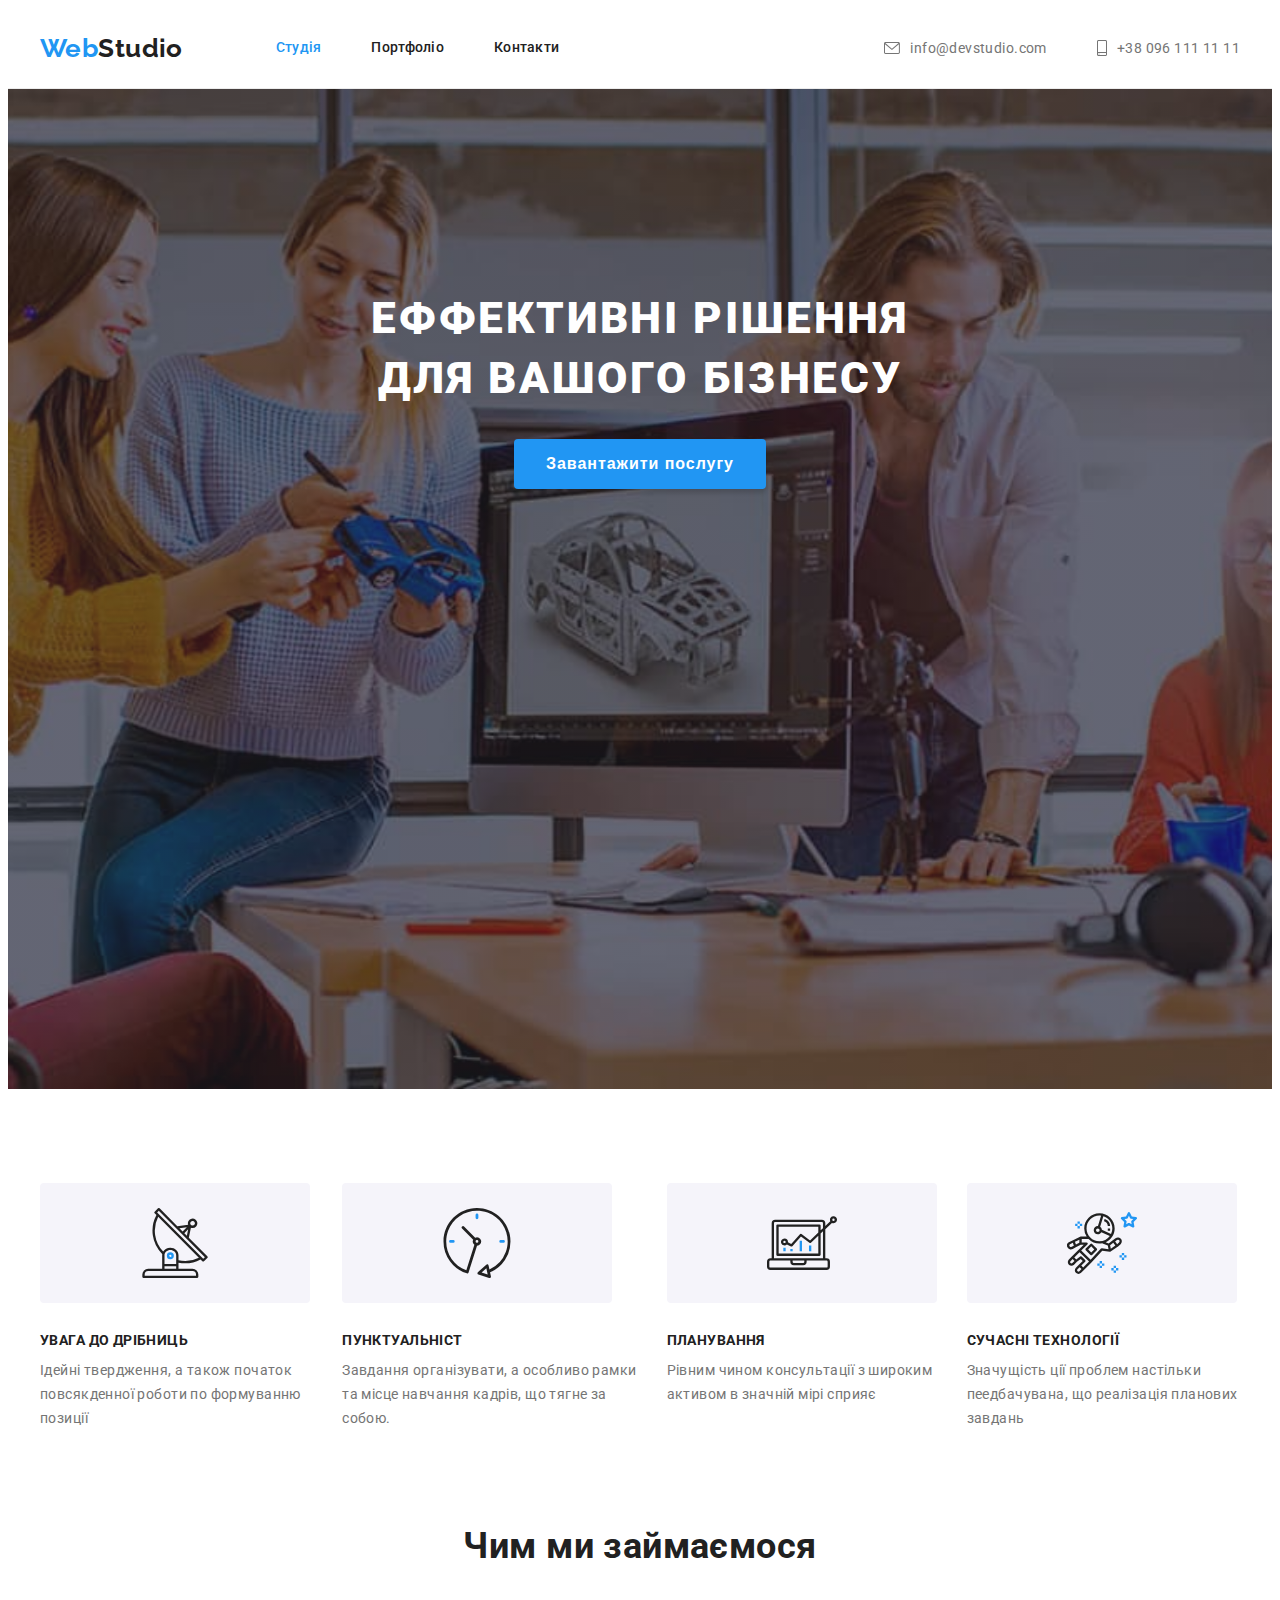
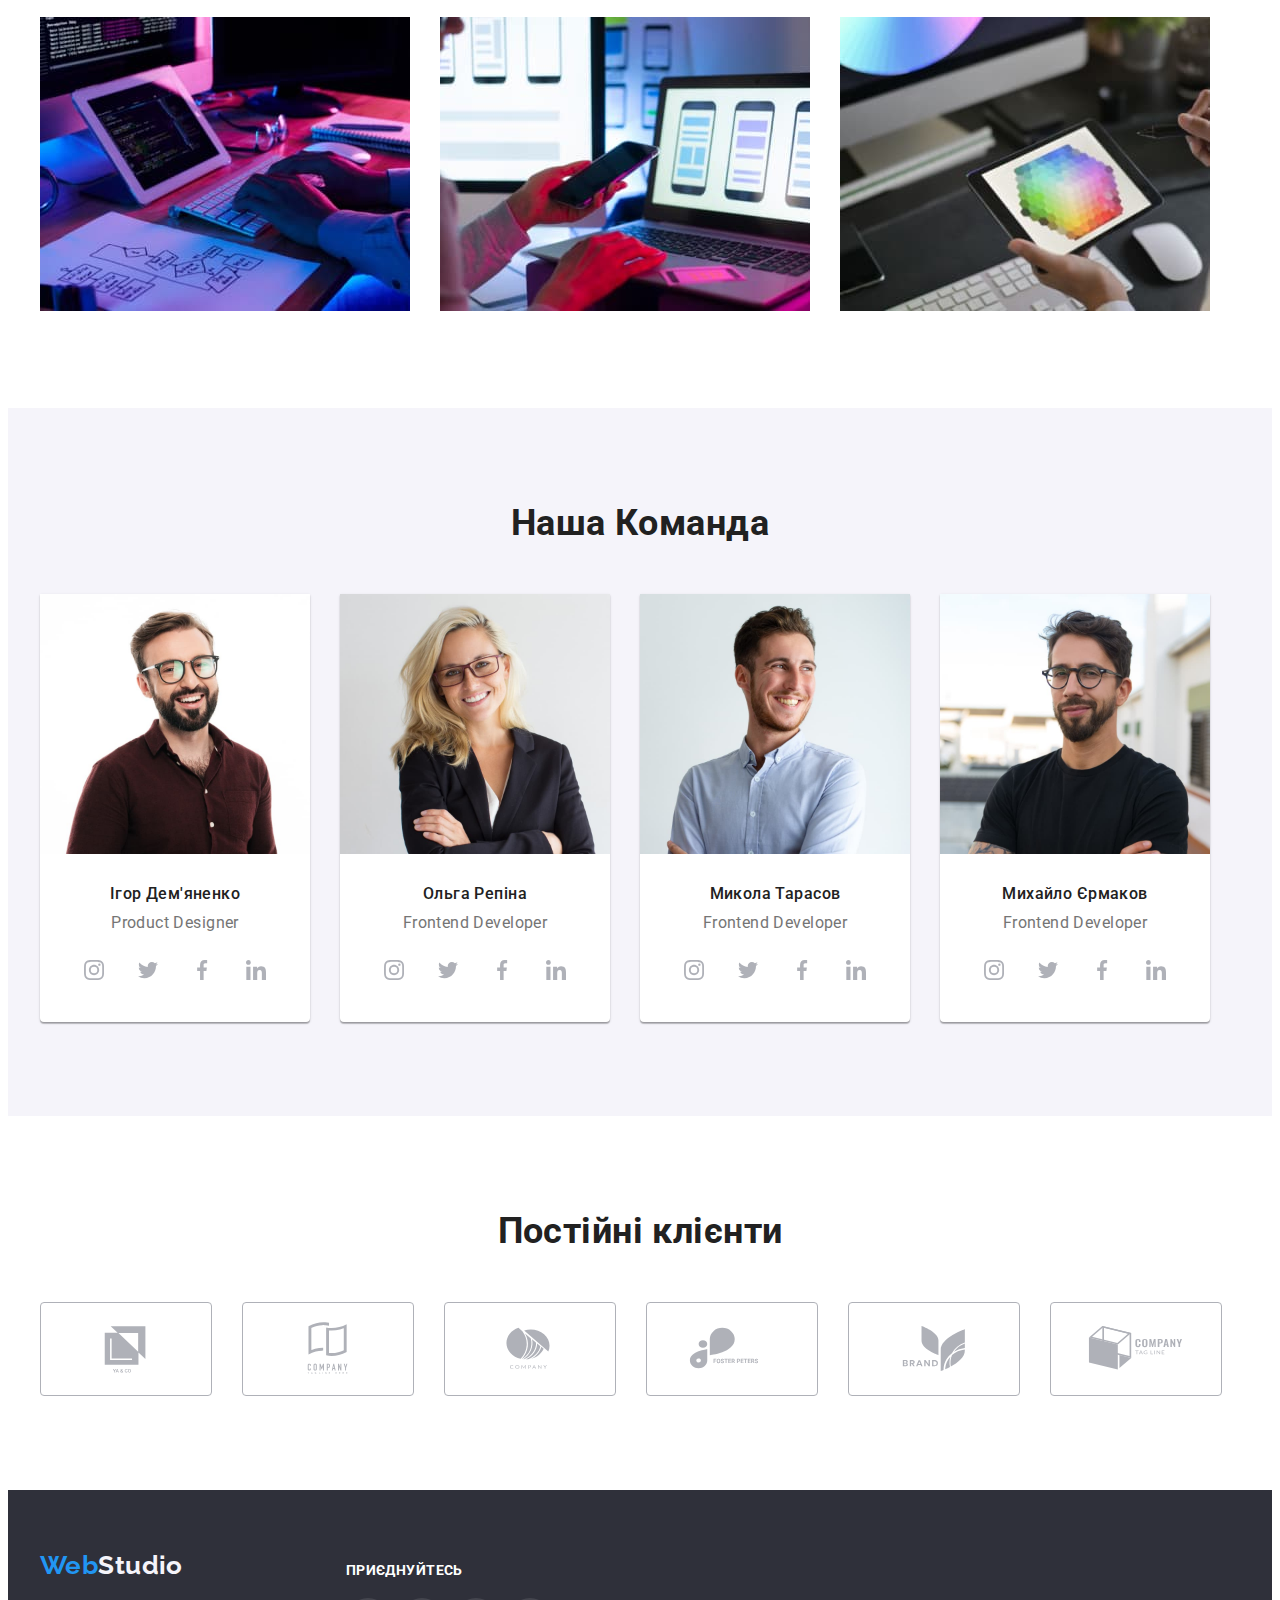
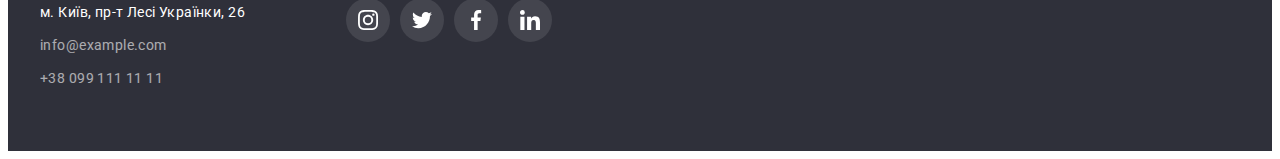
<file: index.html>
<!DOCTYPE html>
<html lang="uk">
  <head>
    <meta charset="UTF-8" />
    <meta http-equiv="X-UA-Compatible" content="IE=edge" />
    <meta name="viewport" content="width=device-width, initial-scale=1.0" />

    <title>HW4</title>
    <link rel="preconnect" href="https://fonts.googleapis.com" />
    <link rel="preconnect" href="https://fonts.gstatic.com" crossorigin />
    <link
      href="https://fonts.googleapis.com/css2?family=Raleway:wght@700&family=Roboto:wght@400;500;700;900&display=swap"
      rel="stylesheet"
    />
    <link
      rel="stylesheet"
      href="https://cdnjs.cloudflare.com/ajax/libs/modern-normalize/1.1.0/modern-normalize.min.css"
      integrity="sha512-wpPYUAdjBVSE4KJnH1VR1HeZfpl1ub8YT/NKx4PuQ5NmX2tKuGu6U/JRp5y+Y8XG2tV+wKQpNHVUX03MfMFn9Q=="
      crossorigin="anonymous"
      referrerpolicy="no-referrer"
    />
    <link rel="stylesheet" href="./css/style.css" />
  </head>
  <body>
    <header class="header">
      <div class="container">
        <nav class="nav">
          <a href="#" class="logo"
            >Web<span class="logo-studio">Studio</span></a
          >
          <ul class="link page">
            <li>
              <a href="#" class="item current"> Студія </a>
            </li>
            <li>
              <a href="./portfolio.html" class="item"> Портфоліо </a>
            </li>
            <li>
              <a href="" class="item"> Контакти </a>
            </li>
          </ul>
        </nav>
        <ul class="contact link">
          <li>
            <a href="mailto:info@devstudio.com" class="item">
              <svg class="icon svg envelope">
                <use
                  class="item-advantage"
                  href="./image/svg/symbol.svg#envelope-header"
                ></use>
              </svg>
              <span>info@devstudio.com</span>
            </a>
          </li>
          <li>
            <a href="tel:+380961111111" class="item">
              <svg class="icon svg phone">
                <use
                  class="item-advantage"
                  href="./image/svg/symbol.svg#smartphone-header"
                ></use>
              </svg>
              <span>+38 096 111 11 11</span>
            </a>
          </li>
        </ul>
      </div>
    </header>
    <main>
      <section class="hero">
        <div class="container">
          <h1 class="title">
            Еффективні рішення <br />
            для вашого бізнесу
          </h1>
          <button class="button hero-button" type="button">
            Завантажити послугу
          </button>
        </div>
      </section>
      <section class="section section-advantage">
        <div class="container">
          <h2 class="visually-hidden">Наші переваги</h2>
          <ul class="list-advantage">
            <li>
              <div class="section-svg">
                <svg class="item">
                  <use
                    class="item-advantage"
                    href="./image/svg/symbol.svg#antenna"
                  ></use>
                </svg>
              </div>
              <h3 class="title">Увага до дрібниць</h3>
              <p>
                Ідейні твердження, а також початок повсякденної роботи по
                формуванню позиції
              </p>
            </li>
            <li>
              <div class="section-svg">
                <svg class="item">
                  <use
                    class="item-advantage"
                    href="./image/svg/symbol.svg#clock"
                  ></use>
                </svg>
              </div>
              <h3 class="title">Пунктуальніст</h3>
              <p>
                Завдання організувати, а особливо рамки та місце навчання
                кадрів, що тягне за собою.
              </p>
            </li>
            <li>
              <div class="section-svg">
                <svg class="item">
                  <use href="./image/svg/symbol.svg#diagrama"></use>
                </svg>
              </div>
              <h3 class="title">Планування</h3>
              <p>
                Рівним чином консультації з широким активом в значній мірі
                сприяє
              </p>
            </li>
            <li>
              <div class="section-svg">
                <svg class="item">
                  <use
                    class="item-advantage"
                    href="./image/svg/symbol.svg#astronaut"
                  ></use>
                </svg>
              </div>
              <h3 class="title">Сучасні технології</h3>
              <p>
                Значущість ції проблем настільки пеедбачувана, що реалізація
                планових завдань
              </p>
            </li>
          </ul>
        </div>
      </section>
      <section class="section section-what-we-do">
        <div class="container">
          <h2 class="secondary-title">Чим ми займаємося</h2>
          <ul class="list-what-we-do">
            <li>
              <img
                src="image/work1.jpg"
                alt="Планшет з клавіатурою"
                width="370"
                class="imgWhatWeDo"
              />
            </li>
            <li>
              <img
                src="image/work2.jpg"
                alt="телефон і ноут"
                width="370"
                class="imgWhatWeDo"
              />
            </li>
            <li>
              <img
                src="image/work3.jpg"
                alt="підбір кольорів на планшеті"
                width="370"
                class="imgWhatWeDo"
              />
            </li>
          </ul>
        </div>
      </section>
      <section class="section section-our-team">
        <div class="container">
          <h2 class="secondary-title">Наша Команда</h2>
          <ul class="list-our-team">
            <li class="list-item">
              <img
                src="image/team1.jpg"
                alt="фото Ігор Дем'яненко"
                class="team-img"
                width="270"
              />
              <div class="item-profile">
                <h3 class="title">Ігор Дем'яненко</h3>
                <p>Product Designer</p>
                <ul class="social-list">
                  <li>
                    <a class="social-link" href="#">
                      <svg class="social-svg svg">
                        <use href="./image/svg/symbol.svg#instagram"></use>
                      </svg>
                    </a>
                  </li>
                  <li>
                    <a class="social-link" href="#">
                      <svg class="social-svg svg">
                        <use href="./image/svg/symbol.svg#twitter"></use>
                      </svg>
                    </a>
                  </li>
                  <li>
                    <a class="social-link" href="#">
                      <svg class="social-svg svg">
                        <use href="./image/svg/symbol.svg#facebook"></use>
                      </svg>
                    </a>
                  </li>
                  <li>
                    <a class="social-link" href="#">
                      <svg class="social-svg svg">
                        <use href="./image/svg/symbol.svg#linkedin"></use>
                      </svg>
                    </a>
                  </li>
                </ul>
              </div>
            </li>
            <li class="list-item">
              <img
                src="image/team2.jpg"
                alt="фото Ольга Репіна"
                class="team-img"
                width="270"
              />
              <div class="item-profile">
                <h3 class="title">Ольга Репіна</h3>
                <p>Frontend Developer</p>
                <ul class="social-list">
                  <li>
                    <a class="social-link" href="#">
                      <svg class="social-svg svg">
                        <use href="./image/svg/symbol.svg#instagram"></use>
                      </svg>
                    </a>
                  </li>
                  <li>
                    <a class="social-link" href="#">
                      <svg class="social-svg svg">
                        <use href="./image/svg/symbol.svg#twitter"></use>
                      </svg>
                    </a>
                  </li>
                  <li>
                    <a class="social-link" href="#">
                      <svg class="social-svg svg">
                        <use href="./image/svg/symbol.svg#facebook"></use>
                      </svg>
                    </a>
                  </li>
                  <li>
                    <a class="social-link" href="#">
                      <svg class="social-svg svg">
                        <use href="./image/svg/symbol.svg#linkedin"></use>
                      </svg>
                    </a>
                  </li>
                </ul>
              </div>
            </li>
            <li class="list-item">
              <img
                src="image/team3.jpg"
                alt="фото Микола Тарасов"
                class="team-img"
                width="270"
              />
              <div class="item-profile">
                <h3 class="title">Микола Тарасов</h3>
                <p>Frontend Developer</p>
                <ul class="social-list">
                  <li>
                    <a class="social-link" href="#">
                      <svg class="social-svg svg">
                        <use href="./image/svg/symbol.svg#instagram"></use>
                      </svg>
                    </a>
                  </li>
                  <li>
                    <a class="social-link" href="#">
                      <svg class="social-svg svg">
                        <use href="./image/svg/symbol.svg#twitter"></use>
                      </svg>
                    </a>
                  </li>
                  <li>
                    <a class="social-link" href="#">
                      <svg class="social-svg svg">
                        <use href="./image/svg/symbol.svg#facebook"></use>
                      </svg>
                    </a>
                  </li>
                  <li>
                    <a class="social-link" href="#">
                      <svg class="social-svg svg">
                        <use href="./image/svg/symbol.svg#linkedin"></use>
                      </svg>
                    </a>
                  </li>
                </ul>
              </div>
            </li>
            <li class="list-item">
              <img
                src="image/team4.jpg"
                alt="фото Михайло Єрмаков"
                class="team-img"
                width="270"
              />
              <div class="item-profile">
                <h3 class="title">Михайло Єрмаков</h3>
                <p>Frontend Developer</p>
                <ul class="social-list">
                  <li>
                    <a class="social-link" href="#">
                      <svg class="social-svg svg">
                        <use href="./image/svg/symbol.svg#instagram"></use>
                      </svg>
                    </a>
                  </li>
                  <li>
                    <a class="social-link" href="#">
                      <svg class="social-svg svg">
                        <use href="./image/svg/symbol.svg#twitter"></use>
                      </svg>
                    </a>
                  </li>
                  <li>
                    <a class="social-link" href="#">
                      <svg class="social-svg svg">
                        <use href="./image/svg/symbol.svg#facebook"></use>
                      </svg>
                    </a>
                  </li>
                  <li>
                    <a class="social-link" href="#">
                      <svg class="social-svg svg">
                        <use href="./image/svg/symbol.svg#linkedin"></use>
                      </svg>
                    </a>
                  </li>
                </ul>
              </div>
            </li>
          </ul>
        </div>
      </section>
      <section class="section customers">
        <div class="container">
          <h2 class="secondary-title">Постійні клієнти</h2>
          <ul class="customer-list">
            <li class="customer-item">
              <svg class="customer-svg">
                <use href="./image/svg/symbol-defs1.svg#logo1"></use>
              </svg>
            </li>
            <li class="customer-item">
              <svg class="customer-svg">
                <use href="./image/svg/symbol.svg#logo2"></use>
              </svg>
            </li>
            <li class="customer-item">
              <svg class="customer-svg">
                <use href="./image/svg/symbol.svg#logo3"></use>
              </svg>
            </li>
            <li class="customer-item">
              <svg class="customer-svg">
                <use href="./image/svg/symbol.svg#logo4"></use>
              </svg>
            </li>
            <li class="customer-item">
              <svg class="customer-svg">
                <use href="./image/svg/symbol.svg#logo5"></use>
              </svg>
            </li>
            <li class="customer-item">
              <svg class="customer-svg">
                <use href="./image/svg/symbol.svg#logo6"></use>
              </svg>
            </li>
          </ul>
        </div>
      </section>
    </main>
    <footer class="footer">
      <div class="container">
        <div class="footer-contact-block">
          <a href="./index.html" class="logo"
            >Web<span class="logo-studio">Studio</span></a
          >
          <ul class="footer-list">
            <li>
              <address class="item address">
                м. Київ, пр-т Лесі Українки, 26
              </address>
            </li>
            <li>
              <a href="mailto:info@exampleo.com" class="item contact-link">
                info@example.com
              </a>
            </li>
            <li>
              <a href="tel:+380991111111" class="item contact-link">
                +38 099 111 11 11
              </a>
            </li>
          </ul>
        </div>
        <div class="footer-social-block">
          <p class="slogan"><em>Приєднуйтесь</em></p>
          <ul class="social-list">
            <li class="social-list-item">
              <a class="social-link" href="#">
                <svg class="social-svg svg">
                  <use href="./image/svg/symbol.svg#instagram"></use>
                </svg>
              </a>
            </li>
            <li>
              <a class="social-link" href="#">
                <svg class="social-svg svg">
                  <use href="./image/svg/symbol.svg#twitter"></use>
                </svg>
              </a>
            </li>
            <li>
              <a class="social-link" href="#">
                <svg class="social-svg svg">
                  <use href="./image/svg/symbol.svg#facebook"></use>
                </svg>
              </a>
            </li>
            <li>
              <a class="social-link" href="#">
                <svg class="social-svg svg">
                  <use href="./image/svg/symbol.svg#linkedin"></use>
                </svg>
              </a>
            </li>
          </ul>
        </div>
      </div>
    </footer>
  </body>
</html>
</file>
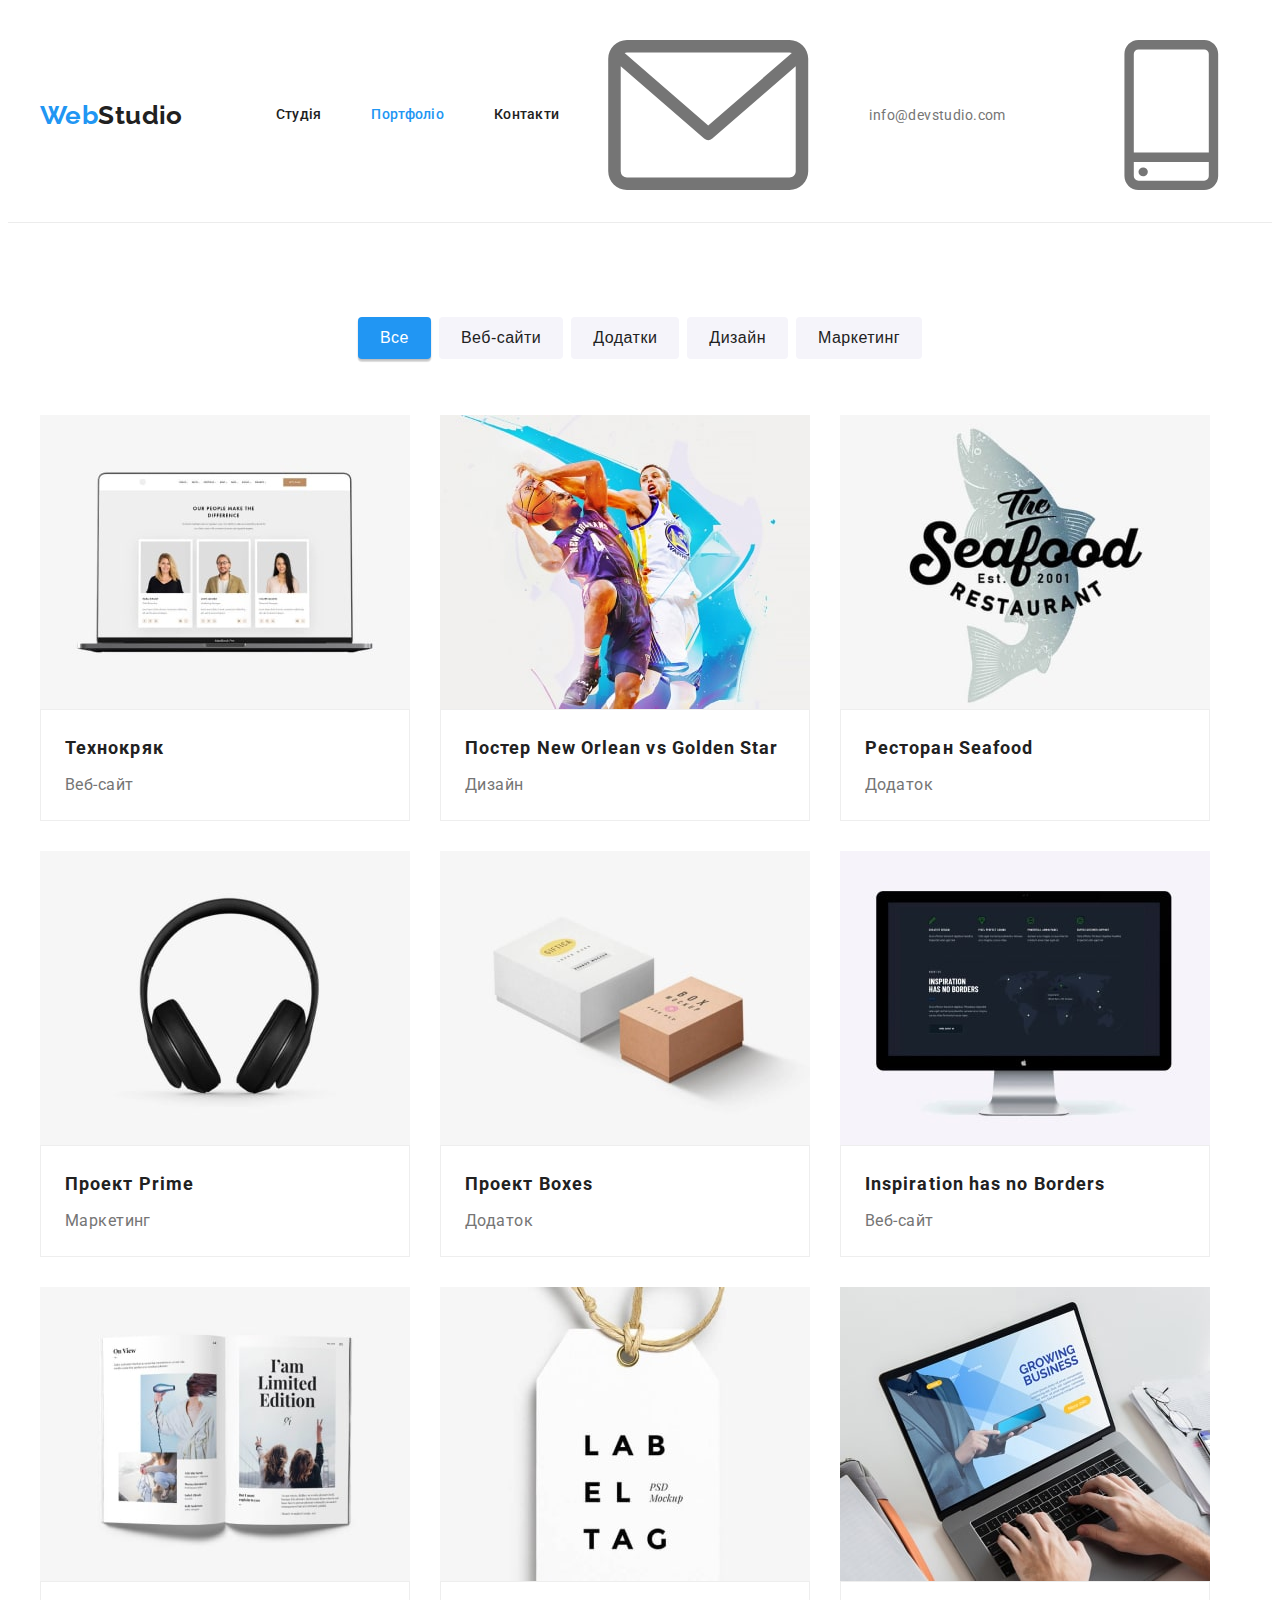
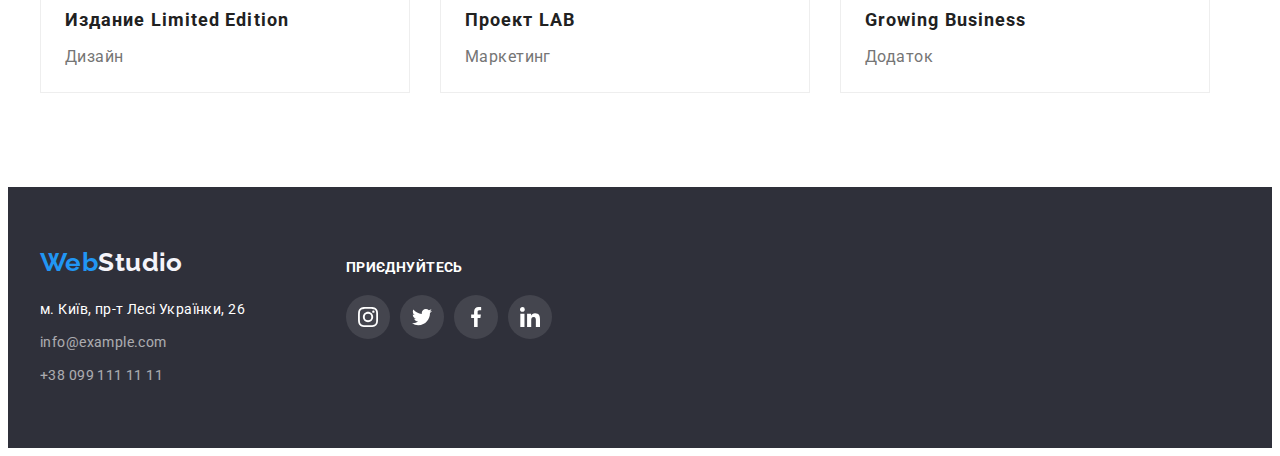
<file: portfolio.html>
<!DOCTYPE html>
<html lang="uk">
<head>
    <meta charset="UTF-8">
    <meta http-equiv="X-UA-Compatible" content="IE=edge">
    <meta name="viewport" content="width=device-width, initial-scale=1.0">
    <title>Portfolio</title>
    <link rel="preconnect" href="https://fonts.googleapis.com">
    <link rel="preconnect" href="https://fonts.gstatic.com" crossorigin>
    <link href="https://fonts.googleapis.com/css2?family=Raleway:wght@700&family=Roboto:wght@400;500;700;900&display=swap"
        rel="stylesheet">
        <link rel="stylesheet" href="https://cdnjs.cloudflare.com/ajax/libs/modern-normalize/1.1.0/modern-normalize.min.css"
            integrity="sha512-wpPYUAdjBVSE4KJnH1VR1HeZfpl1ub8YT/NKx4PuQ5NmX2tKuGu6U/JRp5y+Y8XG2tV+wKQpNHVUX03MfMFn9Q=="
            crossorigin="anonymous" referrerpolicy="no-referrer" />
    <link rel="stylesheet" href="./css/style.css">
</head>
<body>
    
<header class="header">
  <div class="container">
    <nav class="nav">
      <a href="#" class="logo">Web<span class="logo-studio">Studio</span></a>
      <ul class="link page">
        <li>
            <a href="./index.html" class="item "> Студія </a>
        </li>
        <li>
            <a href="#" class="item current"> Портфоліо </a>
        </li>
        <li>
            <a href="" class="item"> Контакти </a>
        </li>
      </ul>
    </nav>
        <ul class="contact link">
          <li>
            <a href="mailto:info@devstudio.com" class="item">
              <svg class="icon svg">
                <use
                  class="item-advantage"
                  href="./image/svg/symbol.svg#envelope-header"
                ></use>
              </svg>
              <span>info@devstudio.com</span>
            </a>
          </li>
          <li>
            <a href="tel:+380961111111" class="item">
              <svg class="icon svg">
                <use
                  class="item-advantage"
                  href="./image/svg/symbol.svg#smartphone-header"
                ></use>
              </svg>
              <span>+38 096 111 11 11</span>
            </a>
        </li>
    </ul>
  </div>
</header>
    <main>
        <section class="section container">
            <ul class="button-list" >
                <li>
                    <button class="button button-portfolio current" type="button">Все</button>
                </li>
                <li>
                    <button class="button button-portfolio" type="button">Веб-сайти</button>
                </li>
                <li>
                    <button class="button button-portfolio" type="button">Додатки</button>
                </li>
                <li>
                    <button class="button button-portfolio" type="button">Дизайн</button>
                </li>
                <li>
                    <button class="button button-portfolio" type="button">Маркетинг</button>
                </li>   
            </ul>
            <h1 class="visually-hidden">Портфоліо</h1>
            <ul class="list portfolio-list">
                <li class="list-item">
                   <a href="#" class="portfolio-list-link item">
                        <img src="./image/portfolio/portfolio1.jpg" alt="ноутбук з проектом" class="portfolio-img"  width="370" height="294">
                        <div class="item-text-box">
                            <h2 class="portfolio-item-title">Технокряк</h2>
                            <p>Веб-сайт</p>
                        </div>
                   </a>
                </li>
                <li class="list-item">
                    <a href="#" class="portfolio-list-link item">
                        <img src="./image/portfolio/portfolio2.jpg" alt="постер команди" class="portfolio-img"  width="370" height="294">
                        <div class="item-text-box">
                            <h2 class="portfolio-item-title">Постер <span lang="en">New Orlean vs Golden Star</span></h2>
                            <p>Дизайн</p>
                        </div>
                    </a>
                </li>
                <li class="list-item">
                    <a href="#" class="portfolio-list-link item">
                        <img src="./image/portfolio/portfolio3.jpg" alt="Емблема ресторана" class="portfolio-img"  width="370" height="294">
                        <div class="item-text-box">
                            <h2 class="portfolio-item-title">Ресторан <span lang="en">Seafood</span></h2>
                            <p>Додаток</p>
                        </div>
                    </a>
                </li>
                <li class="list-item">
                    <a href="#" class="portfolio-list-link item">
                        <img src="./image/portfolio/portfolio4.jpg" alt="навушники"  class="portfolio-img" width="370" height="294">
                        <div class="item-text-box">
                            <h2 class="portfolio-item-title">Проект <span lang="en">Prime</span></h2>
                            <p>Маркетинг</p>
                        </div>
                    </a>
                </li>
                <li class="list-item">
                    <a href="#" class="portfolio-list-link item">
                        <img src="./image/portfolio/portfolio5.jpg" alt="приклади коробок" class="portfolio-img"  width="370" height="294">
                        <div class="item-text-box">
                            <h2 class="portfolio-item-title">Проект <span lang="en">Boxes</span></h2>
                            <p>Додаток</p>
                        </div>
                    </a>
                </li>
                <li class="list-item">
                    <a href="#" class="portfolio-list-link item">
                        <img src="./image/portfolio/portfolio6.jpg" alt="десктоп з проектом" class="portfolio-img"  width="370" height="294">
                        <div class="item-text-box">
                            <h2 class="portfolio-item-title" lang="en">Inspiration has no Borders</h2>
                            <p>Веб-сайт</p>
                        </div>
                    </a>
                </li>
                <li class="list-item">
                    <a href="#" class="portfolio-list-link item">
                        <img src="./image/portfolio/portfolio7.jpg" alt="розгорнутий журнал" class="portfolio-img"  width="370" height="294">
                        <div class="item-text-box">
                            <h2 class="portfolio-item-title">Издание <span lang="en">Limited Edition</span></h2>
                            <p>Дизайн</p>
                        </div>
                    </a>
                </li>
                <li class="list-item">
                    <a href="#" class="portfolio-list-link item">
                        <img src="./image/portfolio/portfolio8.jpg" alt="Бейджик" class="portfolio-img"  width="370" height="294">
                        <div class="item-text-box">
                            <h2 class="portfolio-item-title">Проект <span lang="en">LAB</span></h2>
                            <p>Маркетинг</p>
                        </div>
                    </a>
                </li>
                <li class="list-item">
                    <a href="#" class="portfolio-list-link item">
                        <img src="./image/portfolio/portfolio9.jpg" alt="ноутбук з проектом" class="portfolio-img"  width="370" height="294">
                        <div class="item-text-box">
                            <h2 class="portfolio-item-title" lang="en">Growing Business</h2>
                            <p>Додаток</p>
                        </div>
                    </a>
                </li>
     
            </ul>
        </section>
    </main>
   
    <footer class="footer">
        <div class="container">
          <div class="footer-contact-block">
            <a href="./index.html" class="logo"
              >Web<span class="logo-studio">Studio</span></a
            >
            <ul class="footer-list">
              <li>
                <address class="item address">
                  м. Київ, пр-т Лесі Українки, 26
                </address>
              </li>
              <li>
                <a href="mailto:info@exampleo.com" class="item contact-link">
                  info@example.com
                </a>
              </li>
              <li>
                <a href="tel:+380991111111" class="item contact-link">
                  +38 099 111 11 11
                </a>
              </li>
            </ul>
          </div>
          <div class="footer-social-block">
            <p class="slogan"><em>Приєднуйтесь</em></p>
            <ul class="social-list">
              <li class="social-list-item">
                <a class="social-link" href="#">
                  <svg class="social-svg svg">
                    <use href="./image/svg/symbol.svg#instagram"></use>
                  </svg>
                </a>
              </li>
              <li>
                <a class="social-link" href="#">
                  <svg class="social-svg svg">
                    <use href="./image/svg/symbol.svg#twitter"></use>
                  </svg>
                </a>
              </li>
              <li>
                <a class="social-link" href="#">
                  <svg class="social-svg svg">
                    <use href="./image/svg/symbol.svg#facebook"></use>
                  </svg>
                </a>
              </li>
              <li>
                <a class="social-link" href="#">
                  <svg class="social-svg svg">
                    <use href="./image/svg/symbol.svg#linkedin"></use>
                  </svg>
                </a>
              </li>
            </ul>
          </div>
        </div>
      </footer>

</html>
</file>
<file: css/style.css>
:root {
  /* background-color */
  --primary-bc: #e5e5e5;
  --secondary-bc: #f5f4fa;
  --hero-footer-bc: #2f303a;
  --white-in-progect: #ffffff;

  /* animation color */
  --primary-activ-color: #2196f3;

  /* text color */
  --primary-text-color: #212121;
  --secondary-text-color: #757575;
  --social-link: #afb1b8;
}

h1,
h2,
h3,
p,
ul {
  margin: 0;
  padding: 0;
  border: 0;
  font-size: 100%;
  font-weight: inherit;
}

ul {
  list-style: none;
}

body {
  letter-spacing: 0.03em;
  font-family: "Roboto", sans-serif;
  font-size: 14px;
  color: var(--primary-text-color);
  background-color: var(--white-in-progect);
}

.visually-hidden {
  position: absolute;
  clip: rect(0 0 0 0);
}

.item,
.logo {
  text-decoration: none;
  color: inherit;
}

.container {
  width: 1200px;
  padding-left: 15px;
  padding-right: 15px;
  margin-left: auto;
  margin-right: auto;
}
.section {
  padding-top: 94px;
  padding-bottom: 94px;
}

.header {
  border-bottom: 1px solid #ececec;
}

.header > .container {
  display: flex;
}

.nav,
.header .link {
  display: flex;
  align-items: center;
}

.logo {
  font-family: "Raleway", sans-serif;
  font-weight: 700;
  font-size: 26px;
  line-height: 1.19;
  color: var(--primary-activ-color);
  margin-right: 93px;
}
.nav .logo-studio {
  color: var(--primary-text-color);
}

.nav > .link {
  font-weight: 500;
  font-size: 14px;
  line-height: 1.14;
  letter-spacing: 0.02em;
}

.item.current {
  color: var(--primary-activ-color);
}

.contact.link .item {
  color: var(--secondary-text-color);
}

.contact.link .item,
.link.page .item {
  display: inline-flex;
  padding-top: 32px;
  padding-bottom: 32px;
  align-items: center;
}

.contact.link > :not(:last-child),
.link.page > :not(:last-child) {
  margin-right: 50px;
}

.contact.link {
  margin-left: auto;
}

.svg {
  fill: currentColor;
}

.icon.phone {
  width: 10px;
  height: 16px;
}

.icon.envelope {
  width: 16px;
  height: 12px;
}

.contact.link .icon {
  margin-right: 10px;
}

.header .item:hover,
.header .item:focus,
.footer .item:hover,
.footer .item:focus {
  color: var(--primary-activ-color);
}

.hero {
  padding-top: 200px;
  padding-bottom: 200px;
  margin-left: auto;
  margin-right: auto;
  max-width: 1600px;
  height: 600px;
  background-color: #c4c4c4;
  background-image: linear-gradient(
      to right,
      rgba(47, 48, 58, 0.4),
      rgba(47, 48, 58, 0.4)
    ),
    url(../image/bg-img-hero.jpg);
  background-repeat: no-repeat;
  background-size: cover;
  background-position: center;
}

.footer {
  background-color: var(--hero-footer-bc);
}

.hero,
.section-what-we-do .container,
.section-our-team .container {
  text-align: center;
}

.hero .title {
  color: var(--white-in-progect);
  font-weight: 900;
  font-size: 44px;
  line-height: 1.36;
  letter-spacing: 0.06em;
  text-transform: uppercase;
  margin-bottom: 30px;
}

.button {
  font-weight: 700;
  font-size: 16px;
  line-height: 1.88;
  letter-spacing: 0.06em;
  cursor: pointer;

  border-radius: 4px;
  border: none;
  text-align: center;

  color: var(--white-in-progect);
  background-color: var(--primary-activ-color);
}

.button.hero-button {
  padding: 10px 32px;
  box-shadow: 0px 4px 4px rgba(0, 0, 0, 0.15);
}

.hero-button:hover {
  background-color: #188ce8;
  transition: 20ms;
}

.list-advantage,
.list-what-we-do,
.list-our-team {
  display: flex;
}

.list-advantage > :not(:last-child),
.list-what-we-do :not(:last-child),
.list-our-team > .list-item:not(:last-child) {
  margin-right: 30px;
}


.section-svg {
  background-color: var(--secondary-bc);
  border-radius: 4px;
  display: flex;
  justify-content: center;
  align-items: center;
  width: 270px;
  height: 120px;
  margin-bottom: 30px;
}

.list-advantage .item {
  width: 70px;
  height: 70px;
}
.list-advantage .title {
  font-weight: 700;
  line-height: 1.14;
  text-transform: uppercase;
  margin-bottom: 10px;
}

.list-advantage p {
  color: var(--secondary-text-color);
  line-height: 1.71;
}
.section-what-we-do {
  padding-top: 0;
}

.secondary-title {
  font-weight: 700;
  font-size: 36px;
  line-height: 1.17;
  margin-bottom: 50px;
}

.section-our-team {
  background-color: var(--secondary-bc);
}

.list-our-team {
  font-weight: 500;
  font-size: 16px;
  line-height: 1.19;
}

.list-our-team > .list-item {
  background-color: var(--white-in-progect);
  box-shadow: 0px 1px 3px rgba(0, 0, 0, 0.12), 0px 1px 1px rgba(0, 0, 0, 0.14),
    0px 2px 1px rgba(0, 0, 0, 0.2);
  border-radius: 0px 0px 4px 4px;
}

.list-our-team .item-profile {
  padding-top: 30px;
  padding-bottom: 30px;
  display: flex;
  flex-direction: column;
  align-items: center;
}

.list-our-team .title {
  margin-bottom: 10px;
}

.list-our-team p {
  font-weight: 400;
  color: var(--secondary-text-color);
}
.social-list {
  display: flex;
  margin-top: 16px;
}
.social-link {
  width: 44px;
  height: 44px;
  border-radius: 50%;
  display: flex;
  justify-content: center;
  align-items: center;
}

.list-our-team .social-link {
  color: var(--social-link);
}

.list-our-team .social-link:hover {
  background-color: var(--primary-activ-color);
  color: var(--white-in-progect);
}

.social-list :not(:last-child) {
  margin-right: 10px;
}

.social-link .social-svg {
  width: 20px;
  height: 20px;
  fill: currentColor;
}
.team-img {
  display: block;
}

.customers .container {
  text-align: center;
}

.customer-list {
  display: flex;
}

.customer-item:not(:last-child) {
  margin-right: 30px;
}

.customer-item {
  color: var(--social-link);
  display: flex;
  justify-content: center;
  align-items: center;
  border: 1px solid var(--social-link);
  border-radius: 4px;
  width: 170px;
  height: 92px;
  cursor: pointer;
}

.customer-item:hover {
  color: var(--primary-activ-color);
  border-color: var(--primary-activ-color);
}

.customer-svg {
  fill: currentColor;
  width: 106px;
  height: 60px;
}

.footer {
  padding-top: 60px;
  padding-bottom: 60px;
}
.footer .container {
  display: flex;
}
.footer .logo {
  display: inline-block;
  margin-bottom: 20px;
}

.footer .logo-studio {
  color: var(--secondary-bc);
}

.footer-list {
  line-height: 1.71;
  color: var(--white-in-progect);
}

.footer-list :not(:last-child) {
  margin-bottom: 9px;
}

.item.address {
  font-style: inherit;
}

.item.contact-link {
  opacity: 0.6;
}

.footer-social-block {
  margin-left: 70px;
}

.footer-social-block > .slogan {
  font-weight: 700;
  font-size: 14px;
  line-height: 16px;
  text-transform: uppercase;
  color: var(--white-in-progect);
  display: block;
  margin-bottom: 20px;
  margin-top: 12px;
}
.footer-social-block .social-link {
  color: var(--white-in-progect);
  background-color: rgba(255, 255, 255, 0.1);
}

.footer-social-block .social-link:hover {
  background-color: var(--primary-activ-color);
}

.slogan > em {
  font-style: normal;
}
.button-list {
  display: flex;
  justify-content: center;
  margin-bottom: 56px;
}

.button-list :not(:last-child) {
  margin-right: 8px;
}

.button-portfolio {
  font-weight: 500;
  letter-spacing: 0.03em;
  color: var(--primary-text-color);
  background-color: var(--secondary-bc);
  padding: 6px 22px;
}

.button-portfolio.current{
  color: var(--white-in-progect);
  background-color: var(--primary-activ-color);
  box-shadow: 0px 3px 1px rgba(0, 0, 0, 0.1), 0px 1px 2px rgba(0, 0, 0, 0.08),
    0px 2px 2px rgba(0, 0, 0, 0.12);
}

.button-portfolio:hover {
 
  box-shadow: 0px 3px 1px rgba(0, 0, 0, 0.1), 0px 1px 2px rgba(0, 0, 0, 0.08),
    0px 2px 2px rgba(0, 0, 0, 0.12);
}

.list.portfolio-list {
  display: flex;
  flex-wrap: wrap;
  margin-bottom: -30px;
  margin-right: -30px;
}

.portfolio-list > .list-item {
  margin-right: 30px;
  margin-bottom: 30px;
}

.portfolio-img {
  display: block;
}

.item-text-box {
  padding-left: 24px;
  padding-right: 24px;
  padding-top: 20px;
  padding-bottom: 20px;
  border: 1px solid #eeeeee;
}

.portfolio-item-title {
  font-weight: 700;
  font-size: 18px;
  line-height: 2;
  letter-spacing: 0.06em;
  margin-bottom: 4px;
}

.list.portfolio-list p {
  font-size: 16px;
  line-height: 1.88;
  color: var(--secondary-text-color);
}

.portfolio-list-link {
  display: block;
}
.portfolio-list-link:hover {
  box-shadow: 0px 1px 1px rgba(0, 0, 0, 0.12), 0px 4px 4px rgba(0, 0, 0, 0.06),
    1px 4px 6px rgba(0, 0, 0, 0.16);
}
</file>
